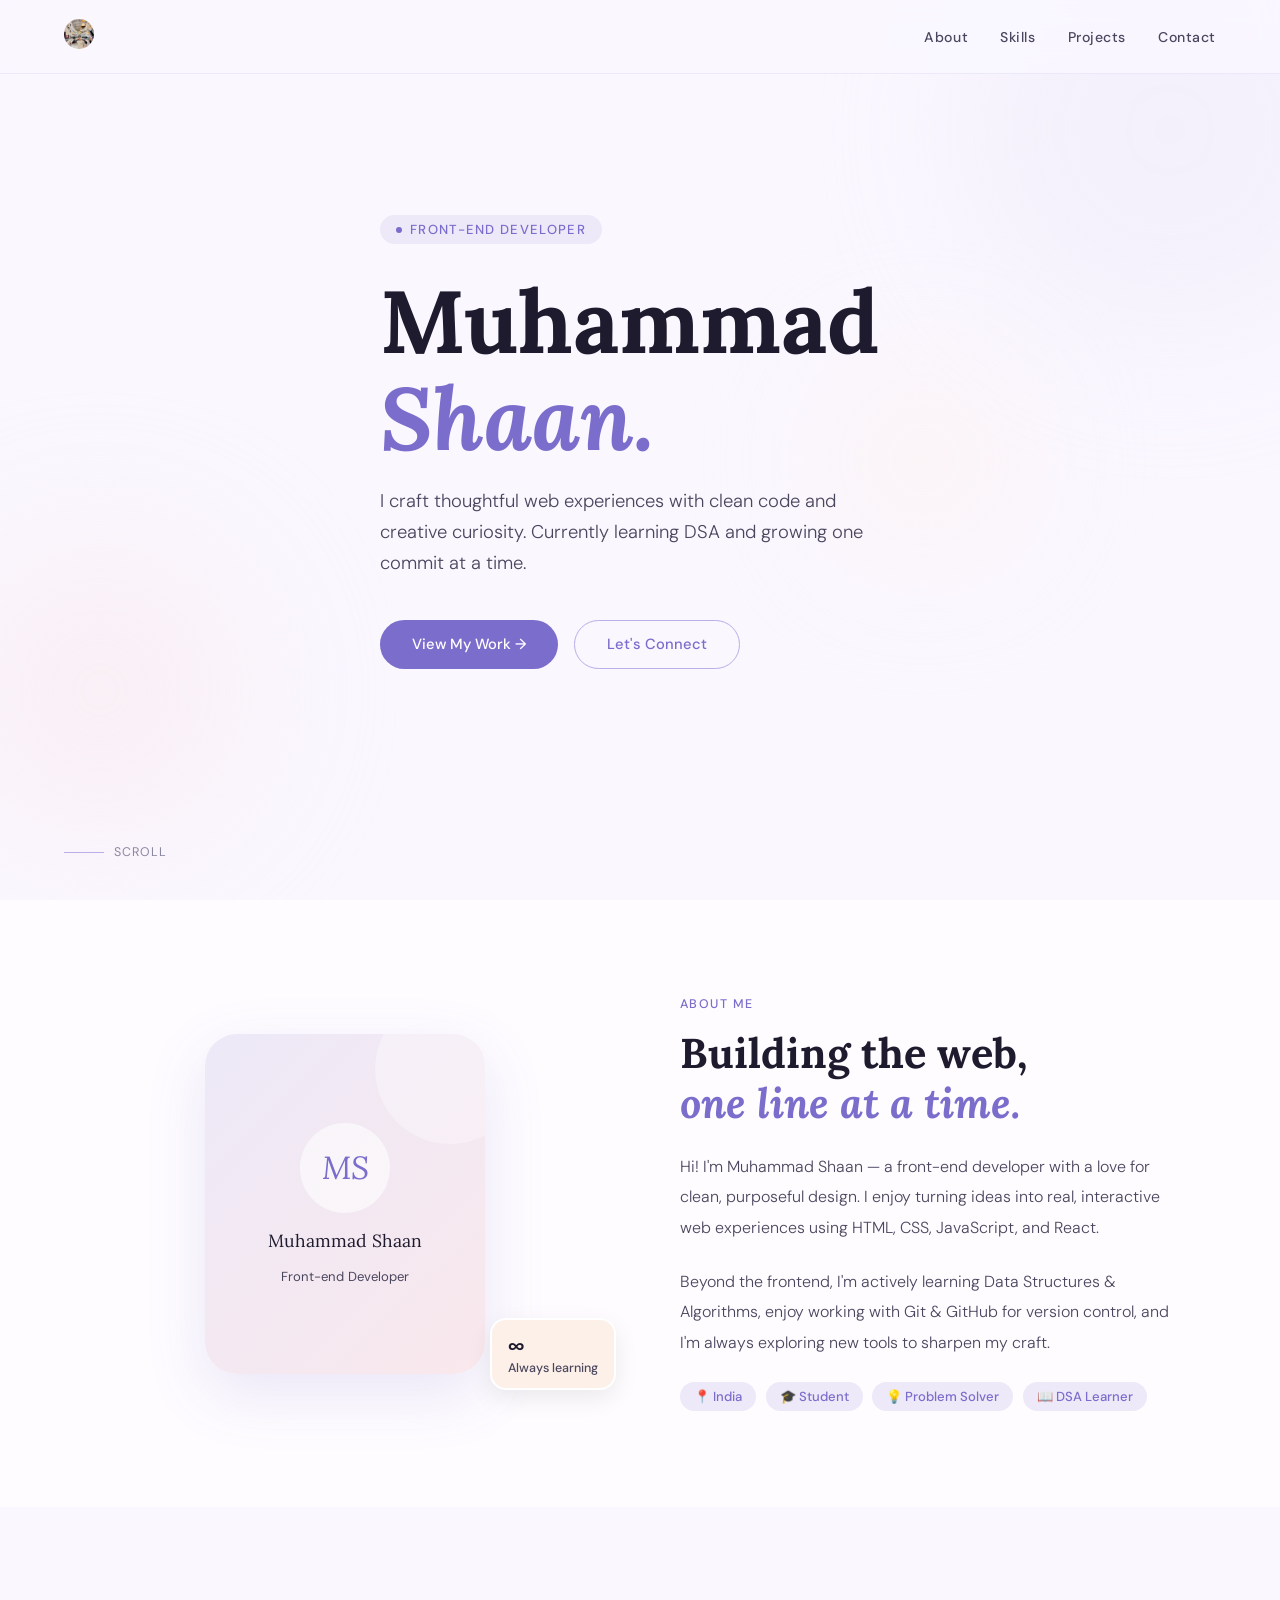
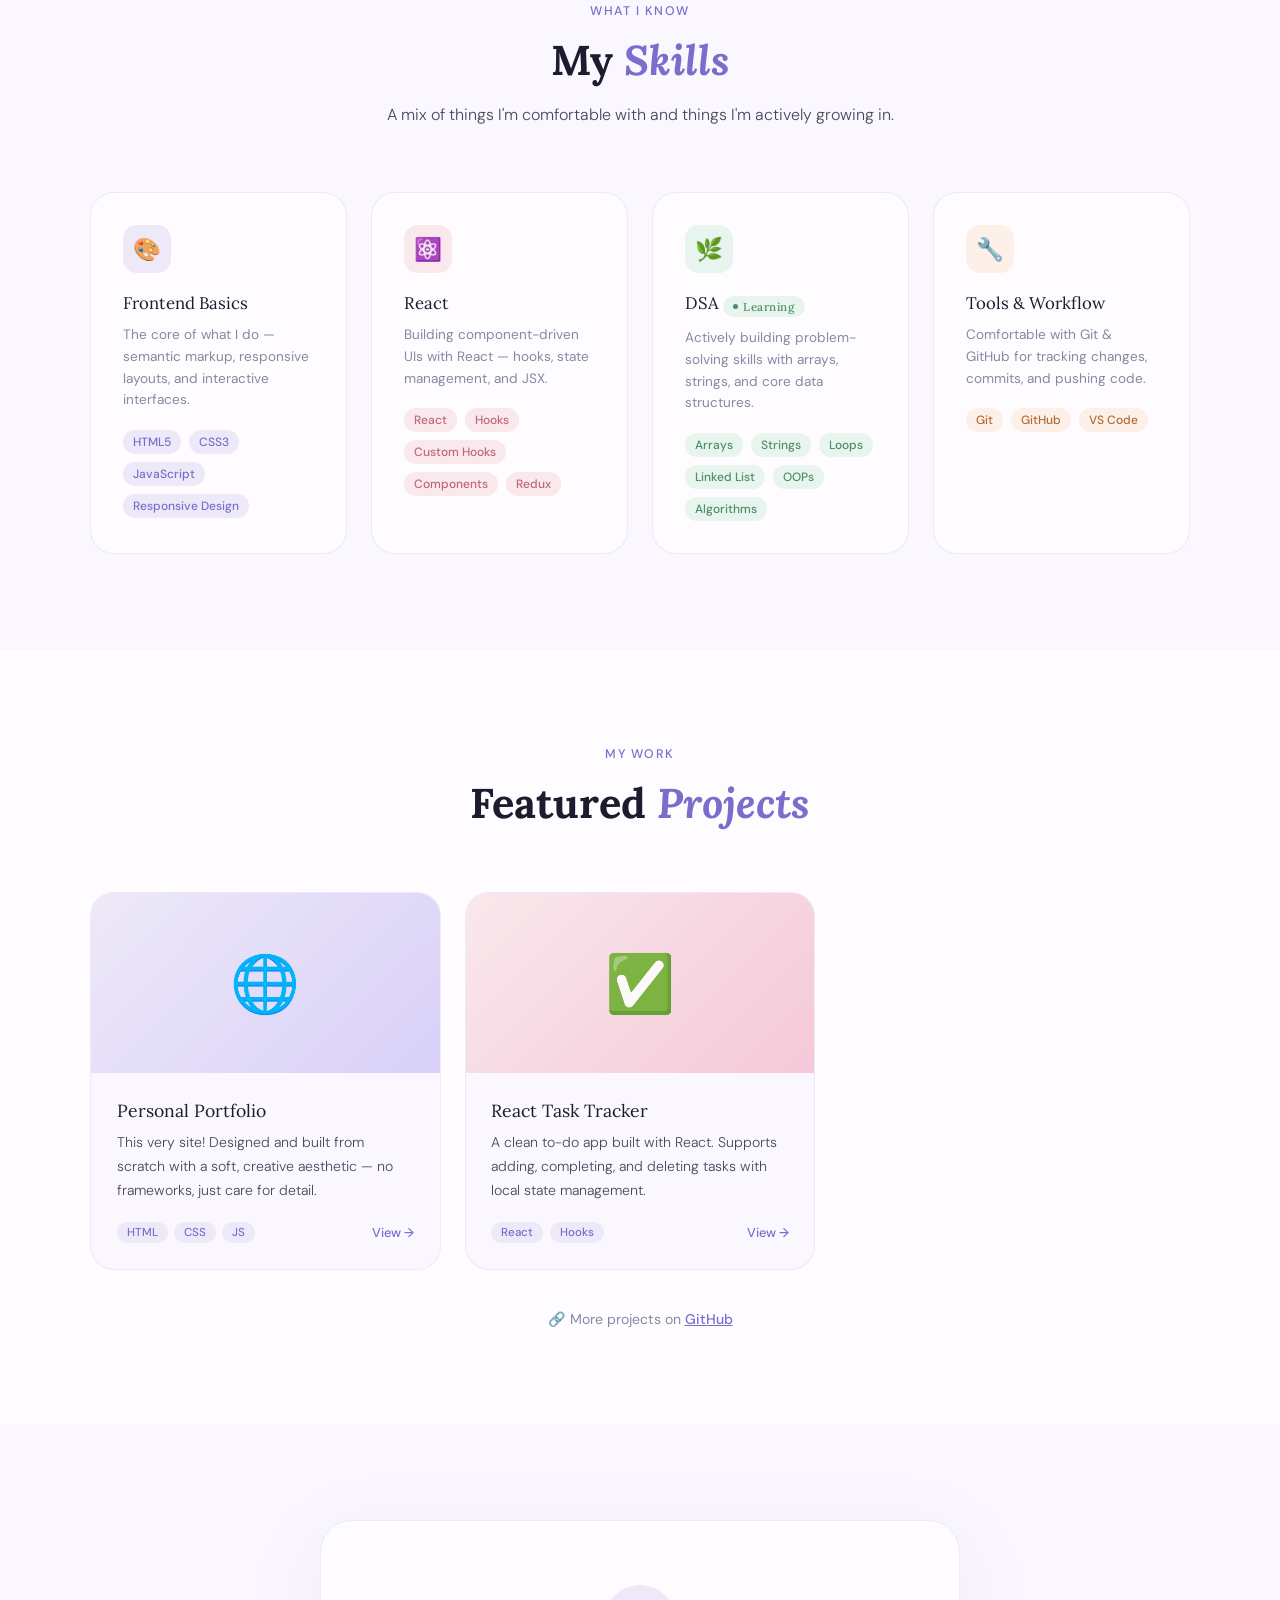
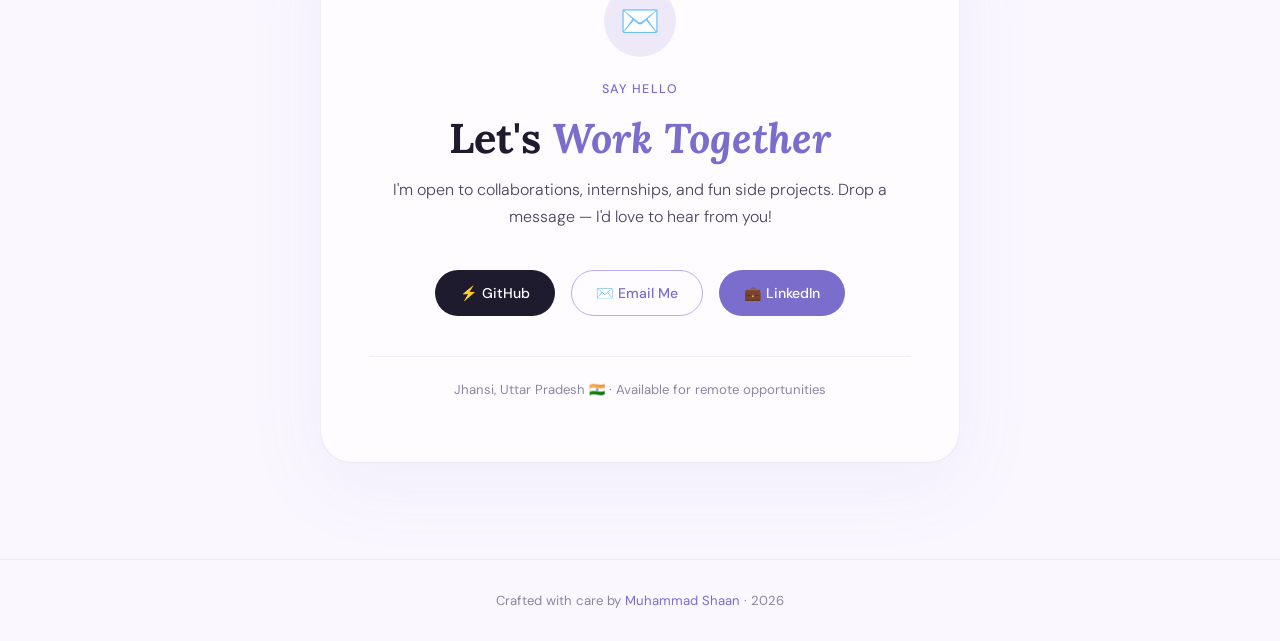
<file: index.html>
<!DOCTYPE html>
<html lang="en">
<head>
<meta charset="UTF-8">
<meta name="viewport" content="width=device-width, initial-scale=1.0">
<title>Muhammad Shaan — Portfolio</title>
<link rel="stylesheet" href="style.css">
<link href="https://fonts.googleapis.com/css2?family=Lora:ital,wght@0,400;0,600;1,400&family=DM+Sans:wght@300;400;500&display=swap" rel="stylesheet">

</head>
<body>

<!-- NAV -->
<nav>
  <a href="#hero" class="nav-logo">
    <img src="IMG-20240504-WA0025.jpg" alt="">
</a>
  <ul class="nav-links">
    <li><a href="#about">About</a></li>
    <li><a href="#skills">Skills</a></li>
    <li><a href="#projects">Projects</a></li>
    <li><a href="#contact">Contact</a></li>
  </ul>
</nav>

<!-- HERO -->
<section id="hero">
  <div class="hero-blobs">
    <div class="blob blob-1"></div>
    <div class="blob blob-2"></div>
    <div class="blob blob-3"></div>
  </div>
  <div class="container hero-content">
    <div class="hero-eyebrow"><span></span>Front-end Developer</div>
    <h1 class="hero-name">
      Muhammad<br><em>Shaan.</em>
    </h1>
    <p class="hero-tagline">
      I craft thoughtful web experiences with clean code and creative curiosity. Currently learning DSA and growing one commit at a time.
    </p>
    <div class="hero-cta">
      <a href="#projects" class="btn btn-primary">View My Work →</a>
      <a href="#contact" class="btn btn-outline">Let's Connect</a>
    </div>
  </div>
  <div class="hero-scroll">
    <div class="scroll-line"></div>
    scroll
  </div>
</section>

<!-- ABOUT -->
<section id="about">
  <div class="container">
    <div class="about-grid">
      <div class="about-visual fade-up">
        <div class="about-card-main">
          <div class="about-avatar-placeholder">MS</div>
          <div class="about-card-name">Muhammad Shaan</div>
          <div class="about-card-role">Front-end Developer</div>
        </div>
        <div class="about-badge">
          <span>∞</span>
          Always learning
        </div>
      </div>
      <div class="fade-up">
        <div class="section-label">About me</div>
        <h2 class="section-title">Building the web,<br><em>one line at a time.</em></h2>
        <p class="about-text">
          Hi! I'm Muhammad Shaan — a front-end developer with a love for clean, purposeful design. I enjoy turning ideas into real, interactive web experiences using HTML, CSS, JavaScript, and React.
        </p>
        <p class="about-text">
          Beyond the frontend, I'm actively learning Data Structures & Algorithms, enjoy working with Git & GitHub for version control, and I'm always exploring new tools to sharpen my craft.
        </p>
        <div class="about-pills">
          <span class="pill">📍 India</span>
          <span class="pill">🎓 Student</span>
          <span class="pill">💡 Problem Solver</span>
          <span class="pill">📖 DSA Learner</span>
        </div>
      </div>
    </div>
  </div>
</section>

<!-- SKILLS -->
<section id="skills">
  <div class="container">
    <div class="skills-intro fade-up">
      <div class="section-label">What I know</div>
      <h2 class="section-title">My <em>Skills</em></h2>
      <p>A mix of things I'm comfortable with and things I'm actively growing in.</p>
    </div>
    <div class="skills-grid">
      <div class="skill-card fade-up">
        <div class="skill-icon icon-lavender">🎨</div>
        <div class="skill-card-title">Frontend Basics</div>
        <div class="skill-card-desc">The core of what I do — semantic markup, responsive layouts, and interactive interfaces.</div>
        <div class="skill-tags">
          <span class="skill-tag tag-lavender">HTML5</span>
          <span class="skill-tag tag-lavender">CSS3</span>
          <span class="skill-tag tag-lavender">JavaScript</span>
          <span class="skill-tag tag-lavender">Responsive Design</span>
        </div>
      </div>
      <div class="skill-card fade-up">
        <div class="skill-icon icon-rose">⚛️</div>
        <div class="skill-card-title">React</div>
        <div class="skill-card-desc">Building component-driven UIs with React — hooks, state management, and JSX.</div>
        <div class="skill-tags">
          <span class="skill-tag tag-rose">React</span>
          <span class="skill-tag tag-rose">Hooks</span>
          <span class="skill-tag tag-rose">Custom Hooks</span>
          <span class="skill-tag tag-rose">Components</span>
          <span class="skill-tag tag-rose">Redux</span>
        </div>
      </div>
      <div class="skill-card fade-up">
        <div class="skill-icon icon-sage">🌿</div>
        <div class="skill-card-title">DSA <span class="learning-badge"><span class="learning-dot"></span>Learning</span></div>
        <div class="skill-card-desc">Actively building problem-solving skills with arrays, strings, and core data structures.</div>
        <div class="skill-tags">
          <span class="skill-tag tag-sage">Arrays</span>
          <span class="skill-tag tag-sage">Strings</span>
          <span class="skill-tag tag-sage">Loops</span>
          <span class="skill-tag tag-sage">Linked List</span>
          <span class="skill-tag tag-sage">OOPs</span>
          <span class="skill-tag tag-sage">Algorithms</span>
        </div>
      </div>
      <div class="skill-card fade-up">
        <div class="skill-icon icon-peach">🔧</div>
        <div class="skill-card-title">Tools & Workflow</div>
        <div class="skill-card-desc">Comfortable with Git & GitHub for tracking changes, commits, and pushing code.</div>
        <div class="skill-tags">
          <span class="skill-tag tag-peach">Git</span>
          <span class="skill-tag tag-peach">GitHub</span>
          <span class="skill-tag tag-peach">VS Code</span>
        </div>
      </div>
    </div>
  </div>
</section>

<!-- PROJECTS -->
<section id="projects">
  <div class="container">
    <div class="projects-header fade-up">
      <div class="section-label">My work</div>
      <h2 class="section-title">Featured <em>Projects</em></h2>
    </div>
    <div class="projects-grid">
      <div class="project-card fade-up">
        <div class="project-thumb thumb-1">🌐</div>
        <div class="project-body">
          <div class="project-title">Personal Portfolio</div>
          <div class="project-desc">This very site! Designed and built from scratch with a soft, creative aesthetic — no frameworks, just care for detail.</div>
          <div class="project-footer">
            <div class="project-tech">
              <span class="tech-tag">HTML</span>
              <span class="tech-tag">CSS</span>
              <span class="tech-tag">JS</span>
            </div>
            <a href="#" class="project-link">View →</a>
          </div>
        </div>
      </div>
      <div class="project-card fade-up">
        <div class="project-thumb thumb-2">✅</div>
        <div class="project-body">
          <div class="project-title">React Task Tracker</div>
          <div class="project-desc">A clean to-do app built with React. Supports adding, completing, and deleting tasks with local state management.</div>
          <div class="project-footer">
            <div class="project-tech">
              <span class="tech-tag">React</span>
              <span class="tech-tag">Hooks</span>
            </div>
            <a href="#" class="project-link">View →</a>
          </div>
        </div>
      </div>
      <div class="project-card fade-up">
        <div class="project-thumb thumb-3">🌤️</div>
        <div class="project-body">
          <div class="project-title">Weather App</div>
          <div class="project-desc">Fetches live weather data from an API and displays it beautifully. Built with vanilla JS and CSS.</div>
          <div class="project-footer">
            <div class="project-tech">
              <span class="tech-tag">JS</span>
              <span class="tech-tag">API</span>
              <span class="tech-tag">CSS</span>
            </div>
            <a href="#" class="project-link">View →</a>
          </div>
        </div>
      </div>
    </div>
    <p style="text-align:center; margin-top:2.5rem; font-size:0.88rem; color:var(--ink-muted);">
      🔗 More projects on <a href="https://github.com/shaanismaily" target="_blank" style="color:var(--lavender-dark); font-weight:500;">GitHub</a>
    </p>
  </div>
</section>

<!-- CONTACT -->
<section id="contact">
  <div class="container">
    <div class="contact-card fade-up">
      <div class="contact-icon-ring">✉️</div>
      <div class="section-label">Say hello</div>
      <h2 class="section-title">Let's <em>Work Together</em></h2>
      <p>I'm open to collaborations, internships, and fun side projects. Drop a message — I'd love to hear from you!</p>
      <div class="contact-links">
        <a href="https://github.com/shaanismaily" target="_blank" class="contact-link contact-link-github">
          ⚡ GitHub
        </a>
        <a href="mailto:shaanrazaismaily@gmail.com" class="contact-link contact-link-email">
          ✉️ Email Me
        </a>
        <a href="www.linkedin.com/in/shaanismaily" target="_blank" class="contact-link contact-link-linkedin">
          💼 LinkedIn
        </a>
      </div>
      <div class="contact-note">Jhansi, Uttar Pradesh 🇮🇳 · Available for remote opportunities</div>
    </div>
  </div>
</section>

<!-- FOOTER -->
<footer>
  <p>Crafted with care by <a href="#">Muhammad Shaan</a> · 2026</p>
</footer>

<script src="script.js">
</script>

</body>
</html>
</file>
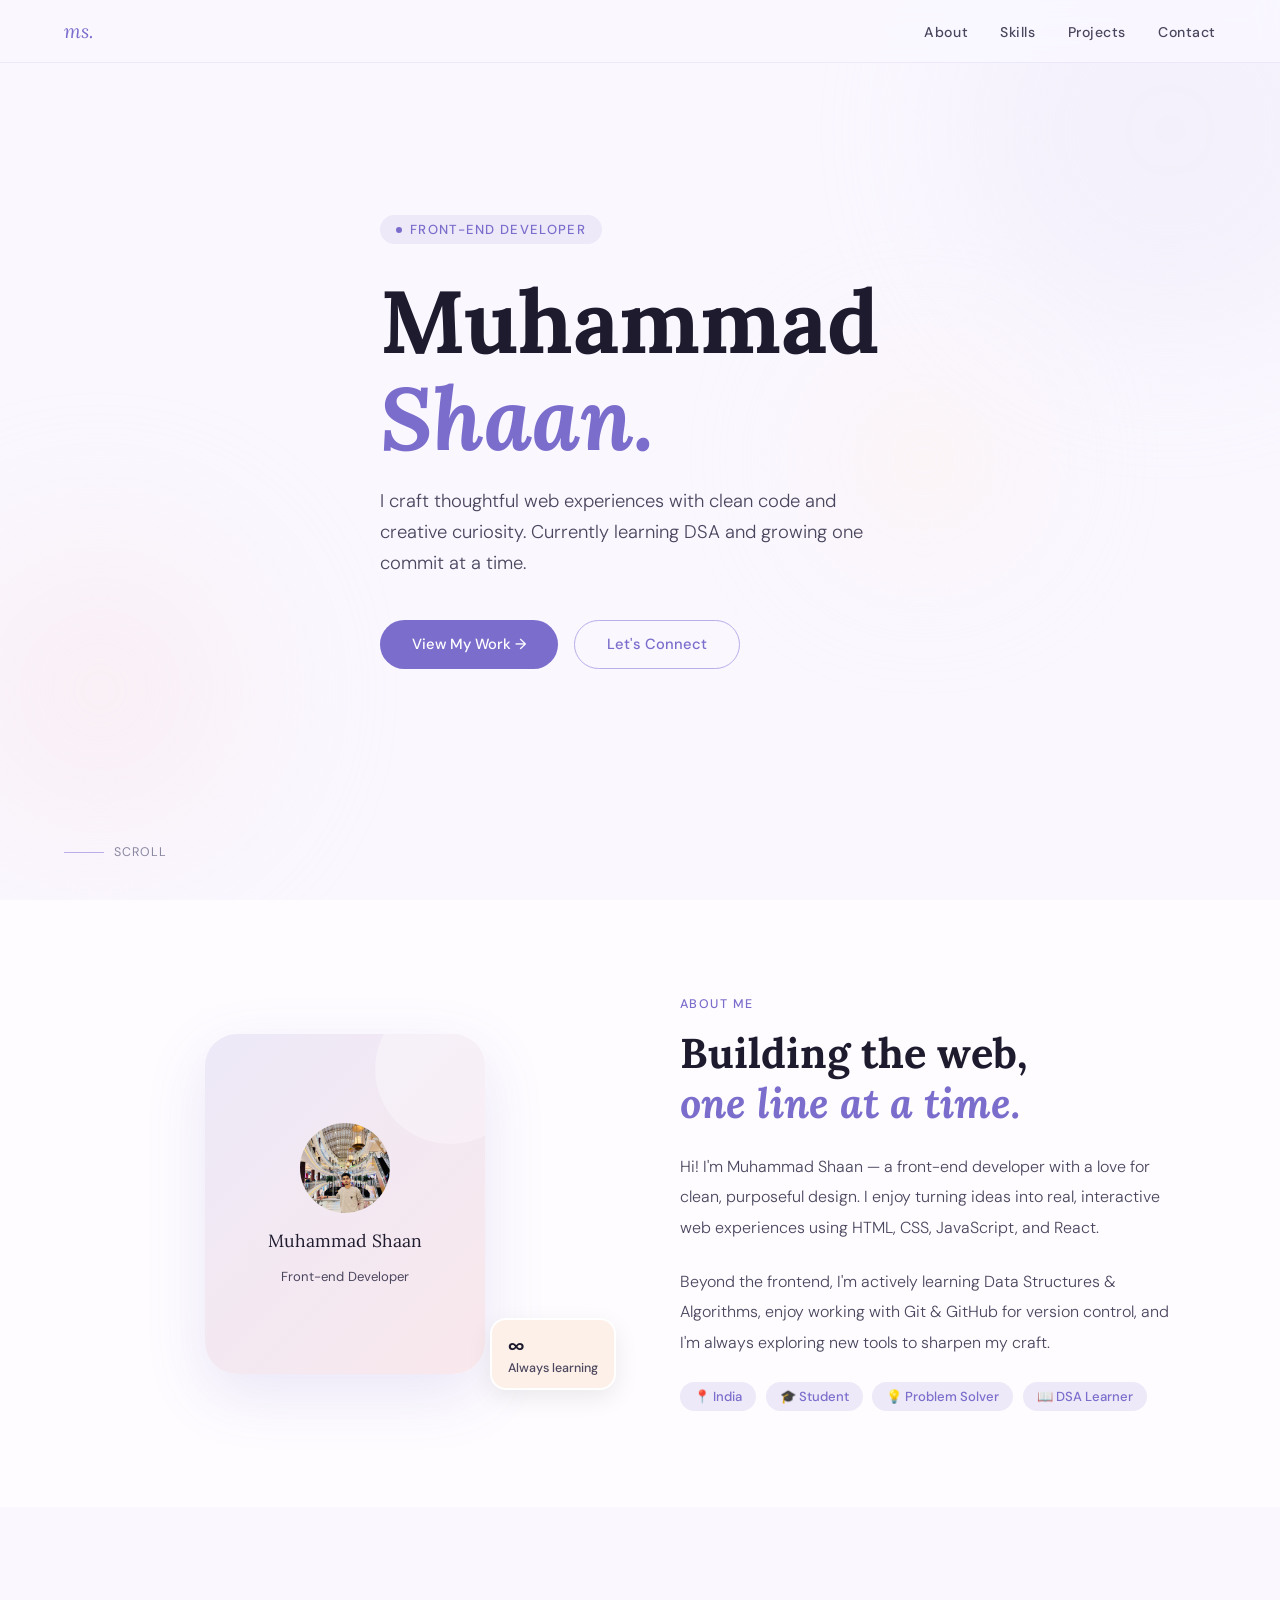
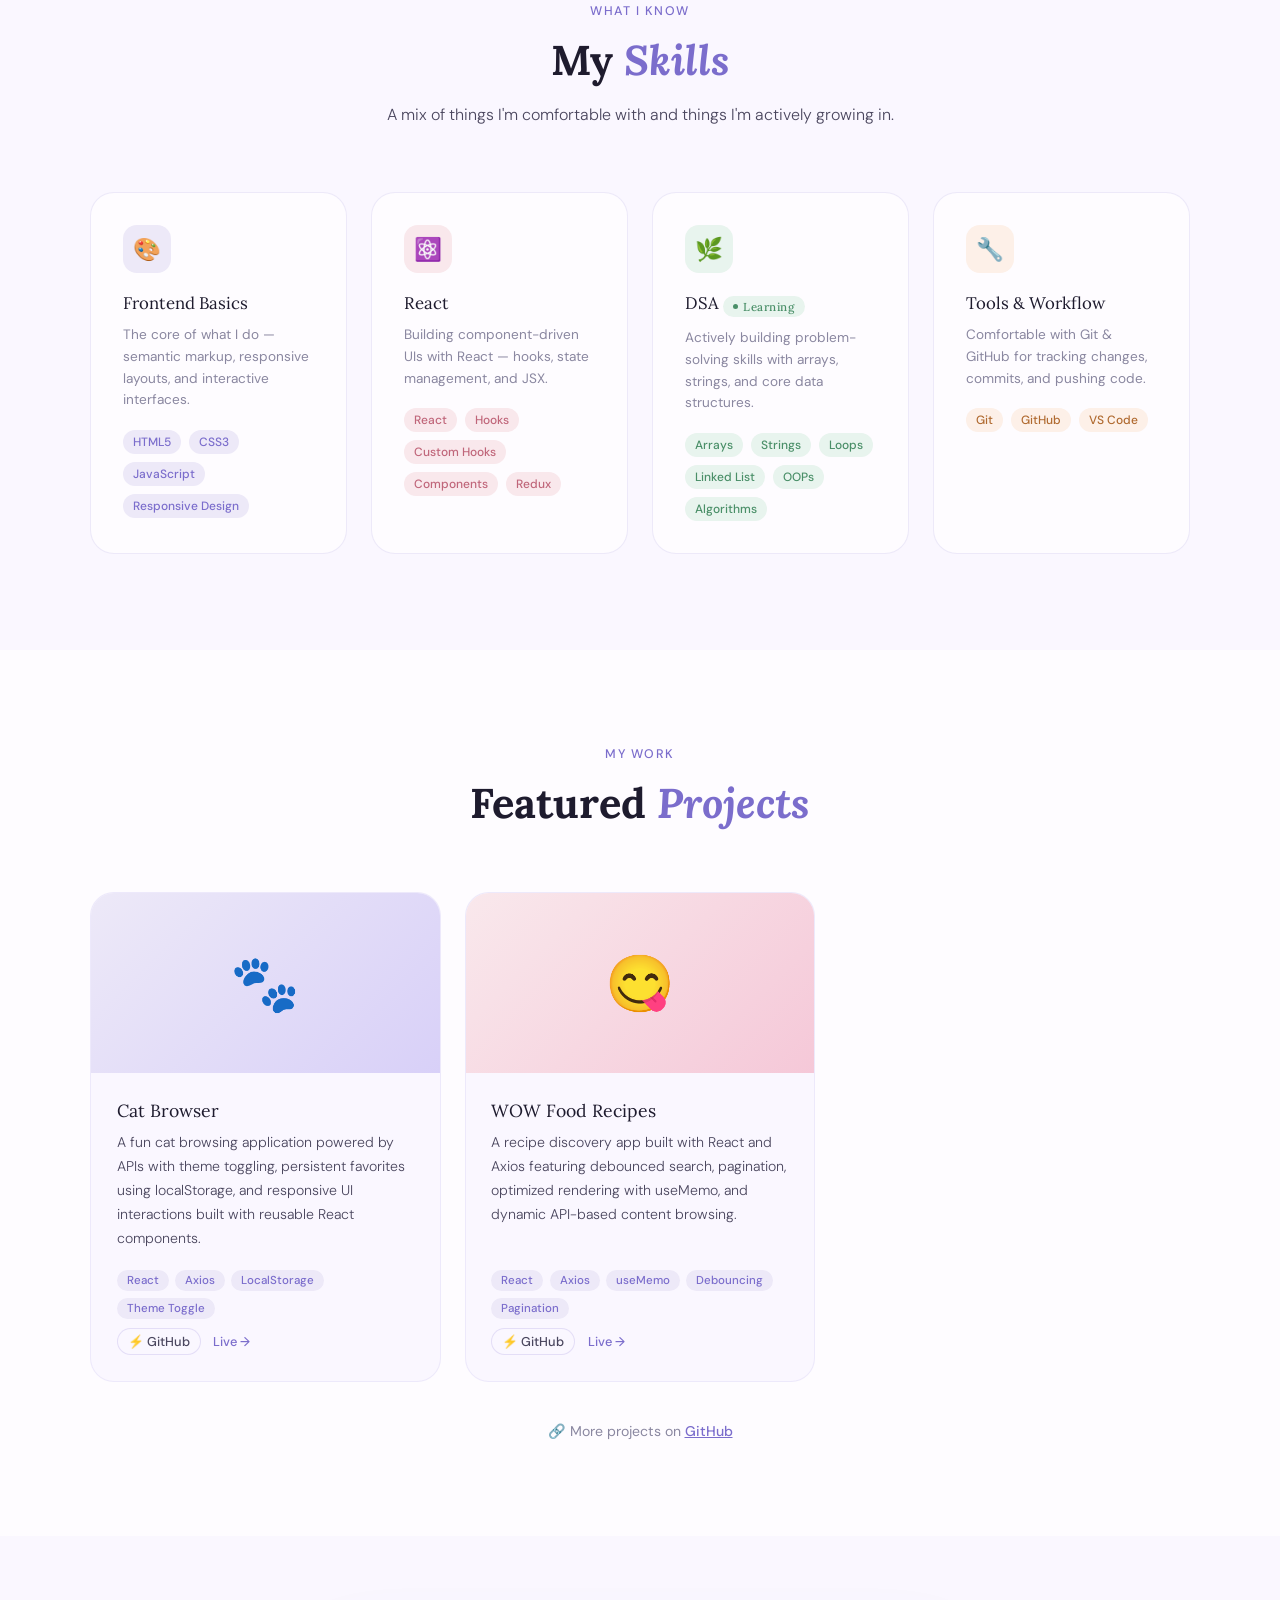
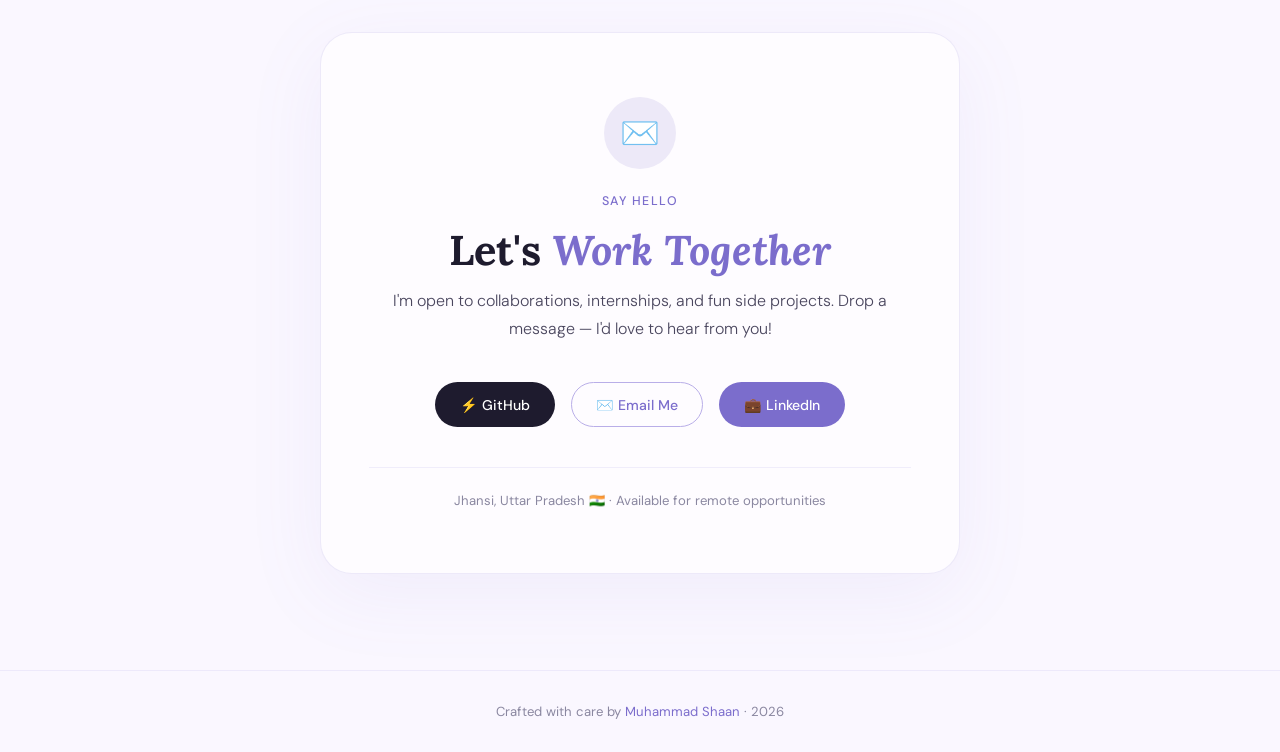
<file: docs/index.html>
<!DOCTYPE html>
<html lang="en">

<head>
  <meta charset="UTF-8">
  <meta name="viewport" content="width=device-width, initial-scale=1.0">
  <title>Muhammad Shaan — Portfolio</title>
  <link rel="stylesheet" href="style.css">
  <link rel="icon" type="image/svg+xml" href="favicon.svg">
  <link
    href="https://fonts.googleapis.com/css2?family=Lora:ital,wght@0,400;0,600;1,400&family=DM+Sans:wght@300;400;500&display=swap"
    rel="stylesheet">

</head>

<body>

  <!-- NAV -->
  <nav>
    <a href="#hero" class="nav-logo">ms.</a>
    <ul class="nav-links">
      <li><a href="#about">About</a></li>
      <li><a href="#skills">Skills</a></li>
      <li><a href="#projects">Projects</a></li>
      <li><a href="#contact">Contact</a></li>
    </ul>
  </nav>

  <!-- HERO -->
  <section id="hero">
    <div class="hero-blobs">
      <div class="blob blob-1"></div>
      <div class="blob blob-2"></div>
      <div class="blob blob-3"></div>
    </div>
    <div class="container hero-content">
      <div class="hero-eyebrow"><span></span>Front-end Developer</div>
      <h1 class="hero-name">
        Muhammad<br><em>Shaan.</em>
      </h1>
      <p class="hero-tagline">
        I craft thoughtful web experiences with clean code and creative curiosity. Currently learning DSA and growing
        one commit at a time.
      </p>
      <div class="hero-cta">
        <a href="#projects" class="btn btn-primary">View My Work →</a>
        <a href="#contact" class="btn btn-outline">Let's Connect</a>
      </div>
    </div>
    <div class="hero-scroll">
      <div class="scroll-line"></div>
      scroll
    </div>
  </section>

  <!-- ABOUT -->
  <section id="about">
    <div class="container">
      <div class="about-grid">
        <div class="about-visual fade-up">
          <div class="about-card-main">
            <div class="about-avatar-placeholder">
              <img src="IMG-20240504-WA0025.jpg" alt="Muhammad Shaan"
                style="width:90px; height:90px; border-radius:50%; object-fit:cover; position:relative; z-index:1;">
            </div>
            <div class="about-card-name">Muhammad Shaan</div>
            <div class="about-card-role">Front-end Developer</div>
          </div>
          <div class="about-badge">
            <span>∞</span>
            Always learning
          </div>
        </div>
        <div class="fade-up">
          <div class="section-label">About me</div>
          <h2 class="section-title">Building the web,<br><em>one line at a time.</em></h2>
          <p class="about-text">
            Hi! I'm Muhammad Shaan — a front-end developer with a love for clean, purposeful design. I enjoy turning
            ideas into real, interactive web experiences using HTML, CSS, JavaScript, and React.
          </p>
          <p class="about-text">
            Beyond the frontend, I'm actively learning Data Structures & Algorithms, enjoy working with Git & GitHub for
            version control, and I'm always exploring new tools to sharpen my craft.
          </p>
          <div class="about-pills">
            <span class="pill">📍 India</span>
            <span class="pill">🎓 Student</span>
            <span class="pill">💡 Problem Solver</span>
            <span class="pill">📖 DSA Learner</span>
          </div>
        </div>
      </div>
    </div>
  </section>

  <!-- SKILLS -->
  <section id="skills">
    <div class="container">
      <div class="skills-intro fade-up">
        <div class="section-label">What I know</div>
        <h2 class="section-title">My <em>Skills</em></h2>
        <p>A mix of things I'm comfortable with and things I'm actively growing in.</p>
      </div>
      <div class="skills-grid">
        <div class="skill-card fade-up">
          <div class="skill-icon icon-lavender">🎨</div>
          <div class="skill-card-title">Frontend Basics</div>
          <div class="skill-card-desc">The core of what I do — semantic markup, responsive layouts, and interactive
            interfaces.</div>
          <div class="skill-tags">
            <span class="skill-tag tag-lavender">HTML5</span>
            <span class="skill-tag tag-lavender">CSS3</span>
            <span class="skill-tag tag-lavender">JavaScript</span>
            <span class="skill-tag tag-lavender">Responsive Design</span>
          </div>
        </div>
        <div class="skill-card fade-up">
          <div class="skill-icon icon-rose">⚛️</div>
          <div class="skill-card-title">React</div>
          <div class="skill-card-desc">Building component-driven UIs with React — hooks, state management, and JSX.
          </div>
          <div class="skill-tags">
            <span class="skill-tag tag-rose">React</span>
            <span class="skill-tag tag-rose">Hooks</span>
            <span class="skill-tag tag-rose">Custom Hooks</span>
            <span class="skill-tag tag-rose">Components</span>
            <span class="skill-tag tag-rose">Redux</span>
          </div>
        </div>
        <div class="skill-card fade-up">
          <div class="skill-icon icon-sage">🌿</div>
          <div class="skill-card-title">DSA <span class="learning-badge"><span
                class="learning-dot"></span>Learning</span></div>
          <div class="skill-card-desc">Actively building problem-solving skills with arrays, strings, and core data
            structures.</div>
          <div class="skill-tags">
            <span class="skill-tag tag-sage">Arrays</span>
            <span class="skill-tag tag-sage">Strings</span>
            <span class="skill-tag tag-sage">Loops</span>
            <span class="skill-tag tag-sage">Linked List</span>
            <span class="skill-tag tag-sage">OOPs</span>
            <span class="skill-tag tag-sage">Algorithms</span>
          </div>
        </div>
        <div class="skill-card fade-up">
          <div class="skill-icon icon-peach">🔧</div>
          <div class="skill-card-title">Tools & Workflow</div>
          <div class="skill-card-desc">Comfortable with Git & GitHub for tracking changes, commits, and pushing code.
          </div>
          <div class="skill-tags">
            <span class="skill-tag tag-peach">Git</span>
            <span class="skill-tag tag-peach">GitHub</span>
            <span class="skill-tag tag-peach">VS Code</span>
          </div>
        </div>
      </div>
    </div>
  </section>

  <!-- PROJECTS -->
  <section id="projects">
  <div class="container">
    <div class="projects-header fade-up">
      <div class="section-label">My work</div>
      <h2 class="section-title">Featured <em>Projects</em></h2>
    </div>

    <div class="projects-grid">

      <!-- Card 1 -->
      <div class="project-card fade-up">
        <div class="project-thumb thumb-1">🐾</div>
        <div class="project-body">
          <div class="project-title">Cat Browser</div>
          <div class="project-desc">
            A fun cat browsing application powered by APIs with theme toggling, persistent favorites using
            localStorage, and responsive UI interactions built with reusable React components.
          </div>
          <div class="project-footer">
            <div class="project-tech">
              <span class="tech-tag">React</span>
              <span class="tech-tag">Axios</span>
              <span class="tech-tag">LocalStorage</span>
              <span class="tech-tag">Theme Toggle</span>
            </div>
            <div class="project-links">
              <a href="https://github.com/shaanismaily/React-Projects/tree/main/getCats" target="_blank" class="project-link-gh">⚡ GitHub</a>
              <a href="https://browsecats.netlify.app/" target="_blank" class="project-link">Live →</a>
            </div>
          </div>
        </div>
      </div>

      <!-- Card 2 -->
      <div class="project-card fade-up">
        <div class="project-thumb thumb-2">😋</div>
        <div class="project-body">
          <div class="project-title">WOW Food Recipes</div>
          <div class="project-desc">
            A recipe discovery app built with React and Axios featuring debounced search, pagination, optimized
            rendering with useMemo, and dynamic API-based content browsing.
          </div>
          <div class="project-footer">
            <div class="project-tech">
              <span class="tech-tag">React</span>
              <span class="tech-tag">Axios</span>
              <span class="tech-tag">useMemo</span>
              <span class="tech-tag">Debouncing</span>
              <span class="tech-tag">Pagination</span>
            </div>
            <div class="project-links">
              <a href="https://github.com/shaanismaily/React-Projects/tree/main/recipeFinder" target="_blank" class="project-link-gh">⚡ GitHub</a>
              <a href="https://wowfoodrecipes.netlify.app/" target="_blank" class="project-link">Live →</a>
            </div>
          </div>
        </div>
      </div>

      <!-- Card 3 -->
      <div class="project-card fade-up">
        <div class="project-thumb thumb-3">📝</div>
        <div class="project-body">
          <div class="project-title">Mega Blog App</div>
          <div class="project-desc">
            A full-featured blog platform built with React, Appwrite, and Redux Toolkit. Includes authentication,
            protected routes, form validation, reusable components, and dynamic blog management with state persistence.
          </div>
          <div class="project-footer">
            <div class="project-tech">
              <span class="tech-tag">React</span>
              <span class="tech-tag">Redux Toolkit</span>
              <span class="tech-tag">Appwrite</span>
              <span class="tech-tag">React Hook Form</span>
            </div>
            <div class="project-links">
              <a href="https://github.com/shaanismaily/megablog" target="_blank" class="project-link-gh">⚡ GitHub</a>
              <a href="https://appwritemegablogapp.netlify.app/" target="_blank" class="project-link">Live →</a>
            </div>
          </div>
        </div>
      </div>

    </div><!-- /.projects-grid -->

    <p style="text-align:center; margin-top:2.5rem; font-size:0.88rem; color:var(--ink-muted);">
      🔗 More projects on <a href="https://github.com/shaanismaily" target="_blank"
        style="color:var(--lavender-dark); font-weight:500;">GitHub</a>
    </p>

  </div><!-- /.container -->
  </section>

  <!-- CONTACT -->
  <section id="contact">
    <div class="container">
      <div class="contact-card fade-up">
        <div class="contact-icon-ring">✉️</div>
        <div class="section-label">Say hello</div>
        <h2 class="section-title">Let's <em>Work Together</em></h2>
        <p>I'm open to collaborations, internships, and fun side projects. Drop a message — I'd love to hear from you!
        </p>
        <div class="contact-links">
          <a href="https://github.com/shaanismaily" target="_blank" class="contact-link contact-link-github">
            ⚡ GitHub
          </a>
          <a href="mailto:shaanrazaismaily@gmail.com" class="contact-link contact-link-email">
            ✉️ Email Me
          </a>
          <a href="https://www.linkedin.com/in/shaanismaily" target="_blank" rel="noopener noreferrer"
            class="contact-link contact-link-linkedin">
            💼 LinkedIn
          </a>
        </div>
        <div class="contact-note">Jhansi, Uttar Pradesh 🇮🇳 · Available for remote opportunities</div>
      </div>
    </div>
  </section>

  <!-- FOOTER -->
  <footer>
    <p>Crafted with care by <a href="#">Muhammad Shaan</a> · 2026</p>
  </footer>

  <script src="script.js">
  </script>

</body>

</html>
</file>
<file: style.css>
*, *::before, *::after { margin: 0; padding: 0; box-sizing: border-box; }

  :root {
    --rose: #f9e8ec;
    --rose-mid: #e8a0b0;
    --rose-dark: #c0667a;
    --lavender: #ede9f8;
    --lavender-mid: #b9aee8;
    --lavender-dark: #7b6dcc;
    --peach: #fdf0e8;
    --peach-mid: #e8b994;
    --sage: #e8f4ee;
    --sage-mid: #86c8a0;
    --sage-dark: #4a8f68;
    --ink: #1e1b2e;
    --ink-soft: #4a465e;
    --ink-muted: #8a87a0;
    --white: #fefcff;
    --cream: #faf7ff;
  }

  html { scroll-behavior: smooth; }

  body {
    font-family: 'DM Sans', sans-serif;
    background: var(--cream);
    color: var(--ink);
    overflow-x: hidden;
  }

  /* NAV */
  nav {
    position: fixed; top: 0; left: 0; right: 0; z-index: 100;
    display: flex; align-items: center; justify-content: space-between;
    padding: 1.2rem 5%;
    background: rgba(250, 247, 255, 0.85);
    backdrop-filter: blur(12px);
    border-bottom: 1px solid rgba(185, 174, 232, 0.2);
  }
  .nav-logo {
    font-family: 'Lora', serif;
    font-size: 1.2rem;
    color: var(--lavender-dark);
    text-decoration: none;
    font-style: italic;
  }
  .nav-logo img {
    height: 30px;
    width: 30px;
    border-radius: 50%;
    object-fit: cover;
  }
  .nav-links { display: flex; gap: 2rem; list-style: none; }
  .nav-links a {
    text-decoration: none;
    font-size: 0.88rem;
    font-weight: 500;
    color: var(--ink-soft);
    letter-spacing: 0.04em;
    transition: color 0.2s;
  }
  .nav-links a:hover { color: var(--lavender-dark); }

  /* SECTION WRAPPER */
  section { padding: 6rem 5%; }
  .container { max-width: 1100px; margin: 0 auto; }

  /* HERO */
  #hero {
    min-height: 100vh;
    display: flex; align-items: center;
    position: relative; overflow: hidden;
    padding-top: 5rem;
  }
  .hero-blobs {
    position: absolute; inset: 0; pointer-events: none; z-index: 0;
  }
  .blob {
    position: absolute; border-radius: 50%;
    filter: blur(70px); opacity: 0.45;
    animation: float 8s ease-in-out infinite;
  }
  .blob-1 { width: 420px; height: 420px; background: var(--lavender); top: -80px; right: -100px; animation-delay: 0s; }
  .blob-2 { width: 320px; height: 320px; background: var(--rose); bottom: 50px; left: -60px; animation-delay: 3s; }
  .blob-3 { width: 200px; height: 200px; background: var(--peach); top: 40%; right: 20%; animation-delay: 6s; }

  @keyframes float {
    0%, 100% { transform: translateY(0) scale(1); }
    50% { transform: translateY(-24px) scale(1.04); }
  }

  .hero-content {
    position: relative; z-index: 1;
    max-width: 680px;
  }
  .hero-eyebrow {
    display: inline-flex; align-items: center; gap: 8px;
    font-size: 0.82rem; font-weight: 500; letter-spacing: 0.1em;
    text-transform: uppercase; color: var(--lavender-dark);
    background: var(--lavender); padding: 6px 16px;
    border-radius: 999px; margin-bottom: 1.8rem;
  }
  .hero-eyebrow span { width: 6px; height: 6px; background: var(--lavender-dark); border-radius: 50%; display: inline-block; }
  .hero-name {
    font-family: 'Lora', serif;
    font-size: clamp(3rem, 7vw, 5.5rem);
    line-height: 1.1;
    color: var(--ink);
    margin-bottom: 1.2rem;
  }
  .hero-name em { color: var(--lavender-dark); font-style: italic; }
  .hero-tagline {
    font-size: 1.15rem;
    color: var(--ink-soft);
    line-height: 1.7;
    max-width: 520px;
    margin-bottom: 2.5rem;
    font-weight: 300;
  }
  .hero-cta { display: flex; gap: 1rem; flex-wrap: wrap; }
  .btn {
    display: inline-flex; align-items: center; gap: 8px;
    padding: 0.85rem 2rem;
    border-radius: 999px;
    font-size: 0.92rem; font-weight: 500;
    text-decoration: none; cursor: pointer;
    transition: all 0.25s;
    border: none;
  }
  .btn-primary {
    background: var(--lavender-dark); color: #fff;
  }
  .btn-primary:hover { background: #6a5cc0; transform: translateY(-2px); }
  .btn-outline {
    background: transparent; color: var(--lavender-dark);
    border: 1.5px solid var(--lavender-mid);
  }
  .btn-outline:hover { background: var(--lavender); transform: translateY(-2px); }

  .hero-scroll {
    position: absolute; bottom: 2.5rem; left: 5%;
    display: flex; align-items: center; gap: 10px;
    font-size: 0.78rem; color: var(--ink-muted); letter-spacing: 0.08em;
    text-transform: uppercase;
  }
  .scroll-line {
    width: 40px; height: 1px; background: var(--lavender-mid);
    animation: pulse-line 2s ease-in-out infinite;
  }
  @keyframes pulse-line { 0%,100%{width:40px;opacity:1} 50%{width:60px;opacity:0.5} }

  /* ABOUT */
  #about { background: var(--white); }
  .about-grid { display: grid; grid-template-columns: 1fr 1fr; gap: 5rem; align-items: center; }
  .about-visual {
    position: relative; display: flex; justify-content: center;
  }
  .about-card-main {
    width: 280px; height: 340px;
    background: linear-gradient(135deg, var(--lavender) 0%, var(--rose) 100%);
    border-radius: 2rem; display: flex; align-items: center; justify-content: center;
    flex-direction: column; gap: 1rem;
    box-shadow: 0 20px 60px rgba(123,109,204,0.15);
    position: relative; overflow: hidden;
  }
  .about-card-main::before {
    content: ''; position: absolute; top: -40px; right: -40px;
    width: 150px; height: 150px; background: rgba(255,255,255,0.3);
    border-radius: 50%;
  }
  .about-avatar-placeholder {
    width: 90px; height: 90px; border-radius: 50%;
    background: rgba(255,255,255,0.6);
    display: flex; align-items: center; justify-content: center;
    font-family: 'Lora', serif; font-size: 2rem; color: var(--lavender-dark);
    font-style: italic; position: relative; z-index: 1;
  }
  .about-card-name {
    font-family: 'Lora', serif; font-size: 1.1rem;
    color: var(--ink); position: relative; z-index: 1;
  }
  .about-card-role {
    font-size: 0.82rem; color: var(--ink-soft); position: relative; z-index: 1;
  }
  .about-badge {
    position: absolute; bottom: -16px; right: -16px;
    background: var(--peach); border: 2px solid #fff;
    border-radius: 1rem; padding: 0.7rem 1rem;
    font-size: 0.78rem; font-weight: 500; color: var(--ink-soft);
    box-shadow: 0 8px 24px rgba(0,0,0,0.08);
  }
  .about-badge span { display: block; font-size: 1.4rem; font-weight: 600; color: var(--ink); }

  .section-label {
    font-size: 0.78rem; font-weight: 500; letter-spacing: 0.12em;
    text-transform: uppercase; color: var(--lavender-dark);
    margin-bottom: 1rem;
  }
  .section-title {
    font-family: 'Lora', serif; font-size: clamp(1.8rem, 3.5vw, 2.6rem);
    line-height: 1.2; color: var(--ink); margin-bottom: 1.5rem;
  }
  .section-title em { color: var(--lavender-dark); font-style: italic; }
  .about-text {
    font-size: 1rem; color: var(--ink-soft); line-height: 1.9;
    font-weight: 300; margin-bottom: 1.5rem;
  }
  .about-pills { display: flex; flex-wrap: wrap; gap: 0.6rem; }
  .pill {
    padding: 6px 14px; border-radius: 999px;
    font-size: 0.82rem; font-weight: 500;
    background: var(--lavender); color: var(--lavender-dark);
  }

  /* SKILLS */
  #skills { background: var(--cream); }
  .skills-intro { text-align: center; max-width: 560px; margin: 0 auto 4rem; }
  .skills-intro .section-title { margin-bottom: 1rem; }
  .skills-intro p { color: var(--ink-soft); font-weight: 300; line-height: 1.7; }

  .skills-grid {
    display: grid;
    grid-template-columns: repeat(auto-fit, minmax(240px, 1fr));
    gap: 1.5rem;
  }
  .skill-card {
    background: var(--white);
    border-radius: 1.5rem;
    padding: 2rem;
    border: 1px solid rgba(185,174,232,0.25);
    transition: transform 0.25s, box-shadow 0.25s;
  }
  .skill-card:hover {
    transform: translateY(-4px);
    box-shadow: 0 16px 48px rgba(123,109,204,0.12);
  }
  .skill-icon {
    width: 48px; height: 48px; border-radius: 14px;
    display: flex; align-items: center; justify-content: center;
    font-size: 1.4rem; margin-bottom: 1.2rem;
  }
  .icon-lavender { background: var(--lavender); }
  .icon-rose { background: var(--rose); }
  .icon-sage { background: var(--sage); }
  .icon-peach { background: var(--peach); }
  .skill-card-title {
    font-family: 'Lora', serif; font-size: 1.05rem;
    color: var(--ink); margin-bottom: 0.6rem;
  }
  .skill-card-desc {
    font-size: 0.85rem; color: var(--ink-muted);
    line-height: 1.6; margin-bottom: 1.2rem;
  }
  .skill-tags { display: flex; flex-wrap: wrap; gap: 0.5rem; }
  .skill-tag {
    font-size: 0.75rem; font-weight: 500;
    padding: 4px 10px; border-radius: 999px;
  }
  .tag-lavender { background: var(--lavender); color: var(--lavender-dark); }
  .tag-rose { background: var(--rose); color: var(--rose-dark); }
  .tag-sage { background: var(--sage); color: var(--sage-dark); }
  .tag-peach { background: var(--peach); color: #b06a30; }

  /* learning badge */
  .learning-badge {
    display: inline-flex; align-items: center; gap: 5px;
    font-size: 0.72rem; font-weight: 500; letter-spacing: 0.05em;
    color: var(--sage-dark); background: var(--sage);
    padding: 3px 10px; border-radius: 999px;
  }
  .learning-dot { width: 5px; height: 5px; background: var(--sage-dark); border-radius: 50%; animation: blink 1.4s ease-in-out infinite; }
  @keyframes blink { 0%,100%{opacity:1} 50%{opacity:0.3} }

  /* PROJECTS */
  #projects { background: var(--white); }
  .projects-header { text-align: center; margin-bottom: 4rem; }
  .projects-grid {
    display: grid; grid-template-columns: repeat(auto-fit, minmax(300px, 1fr));
    gap: 1.5rem;
  }
  .project-card {
    border-radius: 1.5rem; overflow: hidden;
    border: 1px solid rgba(185,174,232,0.2);
    background: var(--cream);
    transition: transform 0.25s, box-shadow 0.25s;
    display: flex; flex-direction: column;
  }
  .project-card:hover {
    transform: translateY(-5px);
    box-shadow: 0 20px 60px rgba(123,109,204,0.13);
  }
  .project-thumb {
    height: 180px; display: flex; align-items: center; justify-content: center;
    font-size: 3.5rem; position: relative; overflow: hidden;
  }
  .thumb-1 { background: linear-gradient(135deg, var(--lavender), #d8d0f8); }
  .thumb-2 { background: linear-gradient(135deg, var(--rose), #f5c8d8); }
  .thumb-3 { background: linear-gradient(135deg, var(--sage), #b8e8d0); }
  .project-body { padding: 1.6rem; flex: 1; display: flex; flex-direction: column; }
  .project-title {
    font-family: 'Lora', serif; font-size: 1.1rem; color: var(--ink);
    margin-bottom: 0.6rem;
  }
  .project-desc {
    font-size: 0.88rem; color: var(--ink-soft); line-height: 1.7;
    font-weight: 300; flex: 1; margin-bottom: 1.2rem;
  }
  .project-footer { display: flex; align-items: center; justify-content: space-between; }
  .project-tech { display: flex; gap: 0.4rem; flex-wrap: wrap; }
  .tech-tag {
    font-size: 0.72rem; font-weight: 500;
    background: var(--lavender); color: var(--lavender-dark);
    padding: 3px 10px; border-radius: 999px;
  }
  .project-link {
    font-size: 0.8rem; color: var(--lavender-dark); text-decoration: none;
    font-weight: 500; display: flex; align-items: center; gap: 4px;
    transition: gap 0.2s;
  }
  .project-link:hover { gap: 8px; }

  /* CONTACT */
  #contact {
    background: var(--cream);
    text-align: center;
  }
  .contact-card {
    max-width: 640px; margin: 0 auto;
    background: var(--white);
    border-radius: 2rem;
    padding: 4rem 3rem;
    border: 1px solid rgba(185,174,232,0.25);
    box-shadow: 0 20px 80px rgba(123,109,204,0.08);
  }
  .contact-icon-ring {
    width: 72px; height: 72px; border-radius: 50%;
    background: var(--lavender); margin: 0 auto 1.5rem;
    display: flex; align-items: center; justify-content: center;
    font-size: 2rem;
  }
  .contact-card .section-title { margin-bottom: 0.8rem; }
  .contact-card p {
    color: var(--ink-soft); font-weight: 300; line-height: 1.7;
    margin-bottom: 2.5rem;
  }
  .contact-links {
    display: flex; justify-content: center; flex-wrap: wrap; gap: 1rem;
    margin-bottom: 2.5rem;
  }
  .contact-link {
    display: inline-flex; align-items: center; gap: 8px;
    padding: 0.8rem 1.5rem; border-radius: 999px;
    font-size: 0.88rem; font-weight: 500; text-decoration: none;
    transition: all 0.2s;
    border: 1.5px solid transparent;
  }
  .contact-link-github { background: var(--ink); color: #fff; }
  .contact-link-github:hover { background: var(--ink-soft); transform: translateY(-2px); }
  .contact-link-email { border-color: var(--lavender-mid); color: var(--lavender-dark); }
  .contact-link-email:hover { background: var(--lavender); transform: translateY(-2px); }
  .contact-link-linkedin { background: var(--lavender-dark); color: #fff; }
  .contact-link-linkedin:hover { background: #6a5cc0; transform: translateY(-2px); }

  .contact-note {
    font-size: 0.82rem; color: var(--ink-muted);
    padding-top: 1.5rem;
    border-top: 1px solid rgba(185,174,232,0.2);
  }

  /* FOOTER */
  footer {
    text-align: center; padding: 2rem;
    font-size: 0.82rem; color: var(--ink-muted);
    border-top: 1px solid rgba(185,174,232,0.2);
  }
  footer a { color: var(--lavender-dark); text-decoration: none; }

  /* FADE IN ANIMATION */
  .fade-up {
    opacity: 0; transform: translateY(28px);
    transition: opacity 0.7s ease, transform 0.7s ease;
  }
  .fade-up.visible { opacity: 1; transform: translateY(0); }

  /* RESPONSIVE */
  @media (max-width: 768px) {
    .about-grid { grid-template-columns: 1fr; gap: 3rem; }
    .about-visual { display: none; }
    nav { padding: 1rem 4%; }
    .nav-links { gap: 1.2rem; }
    .contact-card { padding: 2.5rem 1.5rem; }
  }
</file>
<file: docs/style.css>
*, *::before, *::after { margin: 0; padding: 0; box-sizing: border-box; }
 
  :root {
    --rose: #f9e8ec;
    --rose-mid: #e8a0b0;
    --rose-dark: #c0667a;
    --lavender: #ede9f8;
    --lavender-mid: #b9aee8;
    --lavender-dark: #7b6dcc;
    --peach: #fdf0e8;
    --peach-mid: #e8b994;
    --sage: #e8f4ee;
    --sage-mid: #86c8a0;
    --sage-dark: #4a8f68;
    --ink: #1e1b2e;
    --ink-soft: #4a465e;
    --ink-muted: #8a87a0;
    --white: #fefcff;
    --cream: #faf7ff;
  }
 
  html { scroll-behavior: smooth; }
 
  body {
    font-family: 'DM Sans', sans-serif;
    background: var(--cream);
    color: var(--ink);
    overflow-x: hidden;
  }
 
  /* NAV */
  nav {
    position: fixed; top: 0; left: 0; right: 0; z-index: 100;
    display: flex; align-items: center; justify-content: space-between;
    padding: 1.2rem 5%;
    background: rgba(250, 247, 255, 0.85);
    backdrop-filter: blur(12px);
    border-bottom: 1px solid rgba(185, 174, 232, 0.2);
  }
  .nav-logo {
    font-family: 'Lora', serif;
    font-size: 1.2rem;
    color: var(--lavender-dark);
    text-decoration: none;
    font-style: italic;
  }
  .nav-links { display: flex; gap: 2rem; list-style: none; }
  .nav-links a {
    text-decoration: none;
    font-size: 0.88rem;
    font-weight: 500;
    color: var(--ink-soft);
    letter-spacing: 0.04em;
    transition: color 0.2s;
  }
  .nav-links a:hover { color: var(--lavender-dark); }
 
  /* SECTION WRAPPER */
  section { padding: 6rem 5%; }
  .container { max-width: 1100px; margin: 0 auto; }
 
  /* HERO */
  #hero {
    min-height: 100vh;
    display: flex; align-items: center;
    position: relative; overflow: hidden;
    padding-top: 5rem;
  }
  .hero-blobs {
    position: absolute; inset: 0; pointer-events: none; z-index: 0;
  }
  .blob {
    position: absolute; border-radius: 50%;
    filter: blur(70px); opacity: 0.45;
    animation: float 8s ease-in-out infinite;
  }
  .blob-1 { width: 420px; height: 420px; background: var(--lavender); top: -80px; right: -100px; animation-delay: 0s; }
  .blob-2 { width: 320px; height: 320px; background: var(--rose); bottom: 50px; left: -60px; animation-delay: 3s; }
  .blob-3 { width: 200px; height: 200px; background: var(--peach); top: 40%; right: 20%; animation-delay: 6s; }
 
  @keyframes float {
    0%, 100% { transform: translateY(0) scale(1); }
    50% { transform: translateY(-24px) scale(1.04); }
  }
 
  .hero-content {
    position: relative; z-index: 1;
    max-width: 680px;
  }
  .hero-eyebrow {
    display: inline-flex; align-items: center; gap: 8px;
    font-size: 0.82rem; font-weight: 500; letter-spacing: 0.1em;
    text-transform: uppercase; color: var(--lavender-dark);
    background: var(--lavender); padding: 6px 16px;
    border-radius: 999px; margin-bottom: 1.8rem;
  }
  .hero-eyebrow span { width: 6px; height: 6px; background: var(--lavender-dark); border-radius: 50%; display: inline-block; }
  .hero-name {
    font-family: 'Lora', serif;
    font-size: clamp(3rem, 7vw, 5.5rem);
    line-height: 1.1;
    color: var(--ink);
    margin-bottom: 1.2rem;
  }
  .hero-name em { color: var(--lavender-dark); font-style: italic; }
  .hero-tagline {
    font-size: 1.15rem;
    color: var(--ink-soft);
    line-height: 1.7;
    max-width: 520px;
    margin-bottom: 2.5rem;
    font-weight: 300;
  }
  .hero-cta { display: flex; gap: 1rem; flex-wrap: wrap; }
  .btn {
    display: inline-flex; align-items: center; gap: 8px;
    padding: 0.85rem 2rem;
    border-radius: 999px;
    font-size: 0.92rem; font-weight: 500;
    text-decoration: none; cursor: pointer;
    transition: all 0.25s;
    border: none;
  }
  .btn-primary {
    background: var(--lavender-dark); color: #fff;
  }
  .btn-primary:hover { background: #6a5cc0; transform: translateY(-2px); }
  .btn-outline {
    background: transparent; color: var(--lavender-dark);
    border: 1.5px solid var(--lavender-mid);
  }
  .btn-outline:hover { background: var(--lavender); transform: translateY(-2px); }
 
  .hero-scroll {
    position: absolute; bottom: 2.5rem; left: 5%;
    display: flex; align-items: center; gap: 10px;
    font-size: 0.78rem; color: var(--ink-muted); letter-spacing: 0.08em;
    text-transform: uppercase;
  }
  .scroll-line {
    width: 40px; height: 1px; background: var(--lavender-mid);
    animation: pulse-line 2s ease-in-out infinite;
  }
  @keyframes pulse-line { 0%,100%{width:40px;opacity:1} 50%{width:60px;opacity:0.5} }
 
  /* ABOUT */
  #about { background: var(--white); }
  .about-grid { display: grid; grid-template-columns: 1fr 1fr; gap: 5rem; align-items: center; }
  .about-visual {
    position: relative; display: flex; justify-content: center;
  }
  .about-card-main {
    width: 280px; height: 340px;
    background: linear-gradient(135deg, var(--lavender) 0%, var(--rose) 100%);
    border-radius: 2rem; display: flex; align-items: center; justify-content: center;
    flex-direction: column; gap: 1rem;
    box-shadow: 0 20px 60px rgba(123,109,204,0.15);
    position: relative; overflow: hidden;
  }
  .about-card-main::before {
    content: ''; position: absolute; top: -40px; right: -40px;
    width: 150px; height: 150px; background: rgba(255,255,255,0.3);
    border-radius: 50%;
  }
  .about-avatar-placeholder {
    width: 90px; height: 90px; border-radius: 50%;
    background: rgba(255,255,255,0.6);
    display: flex; align-items: center; justify-content: center;
    font-family: 'Lora', serif; font-size: 2rem; color: var(--lavender-dark);
    font-style: italic; position: relative; z-index: 1;
  }
  .about-card-name {
    font-family: 'Lora', serif; font-size: 1.1rem;
    color: var(--ink); position: relative; z-index: 1;
  }
  .about-card-role {
    font-size: 0.82rem; color: var(--ink-soft); position: relative; z-index: 1;
  }
  .about-badge {
    position: absolute; bottom: -16px; right: -16px;
    background: var(--peach); border: 2px solid #fff;
    border-radius: 1rem; padding: 0.7rem 1rem;
    font-size: 0.78rem; font-weight: 500; color: var(--ink-soft);
    box-shadow: 0 8px 24px rgba(0,0,0,0.08);
  }
  .about-badge span { display: block; font-size: 1.4rem; font-weight: 600; color: var(--ink); }
 
  .section-label {
    font-size: 0.78rem; font-weight: 500; letter-spacing: 0.12em;
    text-transform: uppercase; color: var(--lavender-dark);
    margin-bottom: 1rem;
  }
  .section-title {
    font-family: 'Lora', serif; font-size: clamp(1.8rem, 3.5vw, 2.6rem);
    line-height: 1.2; color: var(--ink); margin-bottom: 1.5rem;
  }
  .section-title em { color: var(--lavender-dark); font-style: italic; }
  .about-text {
    font-size: 1rem; color: var(--ink-soft); line-height: 1.9;
    font-weight: 300; margin-bottom: 1.5rem;
  }
  .about-pills { display: flex; flex-wrap: wrap; gap: 0.6rem; }
  .pill {
    padding: 6px 14px; border-radius: 999px;
    font-size: 0.82rem; font-weight: 500;
    background: var(--lavender); color: var(--lavender-dark);
  }
 
  /* SKILLS */
  #skills { background: var(--cream); }
  .skills-intro { text-align: center; max-width: 560px; margin: 0 auto 4rem; }
  .skills-intro .section-title { margin-bottom: 1rem; }
  .skills-intro p { color: var(--ink-soft); font-weight: 300; line-height: 1.7; }
 
  .skills-grid {
    display: grid;
    grid-template-columns: repeat(auto-fit, minmax(240px, 1fr));
    gap: 1.5rem;
  }
  .skill-card {
    background: var(--white);
    border-radius: 1.5rem;
    padding: 2rem;
    border: 1px solid rgba(185,174,232,0.25);
    transition: transform 0.25s, box-shadow 0.25s;
  }
  .skill-card:hover {
    transform: translateY(-4px);
    box-shadow: 0 16px 48px rgba(123,109,204,0.12);
  }
  .skill-icon {
    width: 48px; height: 48px; border-radius: 14px;
    display: flex; align-items: center; justify-content: center;
    font-size: 1.4rem; margin-bottom: 1.2rem;
  }
  .icon-lavender { background: var(--lavender); }
  .icon-rose { background: var(--rose); }
  .icon-sage { background: var(--sage); }
  .icon-peach { background: var(--peach); }
  .skill-card-title {
    font-family: 'Lora', serif; font-size: 1.05rem;
    color: var(--ink); margin-bottom: 0.6rem;
  }
  .skill-card-desc {
    font-size: 0.85rem; color: var(--ink-muted);
    line-height: 1.6; margin-bottom: 1.2rem;
  }
  .skill-tags { display: flex; flex-wrap: wrap; gap: 0.5rem; }
  .skill-tag {
    font-size: 0.75rem; font-weight: 500;
    padding: 4px 10px; border-radius: 999px;
  }
  .tag-lavender { background: var(--lavender); color: var(--lavender-dark); }
  .tag-rose { background: var(--rose); color: var(--rose-dark); }
  .tag-sage { background: var(--sage); color: var(--sage-dark); }
  .tag-peach { background: var(--peach); color: #b06a30; }
 
  /* learning badge */
  .learning-badge {
    display: inline-flex; align-items: center; gap: 5px;
    font-size: 0.72rem; font-weight: 500; letter-spacing: 0.05em;
    color: var(--sage-dark); background: var(--sage);
    padding: 3px 10px; border-radius: 999px;
  }
  .learning-dot { width: 5px; height: 5px; background: var(--sage-dark); border-radius: 50%; animation: blink 1.4s ease-in-out infinite; }
  @keyframes blink { 0%,100%{opacity:1} 50%{opacity:0.3} }
 
  /* PROJECTS */
  #projects { background: var(--white); }
  .projects-header { text-align: center; margin-bottom: 4rem; }
  .projects-grid {
    display: grid; grid-template-columns: repeat(auto-fit, minmax(300px, 1fr));
    gap: 1.5rem;
  }
  .project-card {
    border-radius: 1.5rem; overflow: hidden;
    border: 1px solid rgba(185,174,232,0.2);
    background: var(--cream);
    transition: transform 0.25s, box-shadow 0.25s;
    display: flex; flex-direction: column;
  }
  .project-card:hover {
    transform: translateY(-5px);
    box-shadow: 0 20px 60px rgba(123,109,204,0.13);
  }
  .project-thumb {
    height: 180px; display: flex; align-items: center; justify-content: center;
    font-size: 3.5rem; position: relative; overflow: hidden;
  }
  .thumb-1 { background: linear-gradient(135deg, var(--lavender), #d8d0f8); }
  .thumb-2 { background: linear-gradient(135deg, var(--rose), #f5c8d8); }
  .thumb-3 { background: linear-gradient(135deg, var(--sage), #b8e8d0); }
  .project-body { padding: 1.6rem; flex: 1; display: flex; flex-direction: column; }
  .project-title {
    font-family: 'Lora', serif; font-size: 1.1rem; color: var(--ink);
    margin-bottom: 0.6rem;
  }
  .project-desc {
    font-size: 0.88rem; color: var(--ink-soft); line-height: 1.7;
    font-weight: 300; flex: 1; margin-bottom: 1.2rem;
  }
  .project-footer { display: flex; align-items: center; justify-content: space-between; flex-wrap: wrap; gap: 0.6rem; }
  .project-tech { display: flex; gap: 0.4rem; flex-wrap: wrap; }
  .tech-tag {
    font-size: 0.72rem; font-weight: 500;
    background: var(--lavender); color: var(--lavender-dark);
    padding: 3px 10px; border-radius: 999px;
  }
  .project-links { display: flex; align-items: center; gap: 0.8rem; }
  .project-link {
    font-size: 0.8rem; color: var(--lavender-dark); text-decoration: none;
    font-weight: 500; display: flex; align-items: center; gap: 4px;
    transition: gap 0.2s;
  }
  .project-link:hover { gap: 8px; }
  .project-link-gh {
    font-size: 0.8rem; color: var(--ink-soft); text-decoration: none;
    font-weight: 500; display: flex; align-items: center; gap: 4px;
    background: var(--cream); border: 1px solid rgba(185,174,232,0.35);
    padding: 4px 10px; border-radius: 999px;
    transition: all 0.2s;
  }
  .project-link-gh:hover { background: var(--ink); color: #fff; border-color: var(--ink); }
 
  /* CONTACT */
  #contact {
    background: var(--cream);
    text-align: center;
  }
  .contact-card {
    max-width: 640px; margin: 0 auto;
    background: var(--white);
    border-radius: 2rem;
    padding: 4rem 3rem;
    border: 1px solid rgba(185,174,232,0.25);
    box-shadow: 0 20px 80px rgba(123,109,204,0.08);
  }
  .contact-icon-ring {
    width: 72px; height: 72px; border-radius: 50%;
    background: var(--lavender); margin: 0 auto 1.5rem;
    display: flex; align-items: center; justify-content: center;
    font-size: 2rem;
  }
  .contact-card .section-title { margin-bottom: 0.8rem; }
  .contact-card p {
    color: var(--ink-soft); font-weight: 300; line-height: 1.7;
    margin-bottom: 2.5rem;
  }
  .contact-links {
    display: flex; justify-content: center; flex-wrap: wrap; gap: 1rem;
    margin-bottom: 2.5rem;
  }
  .contact-link {
    display: inline-flex; align-items: center; gap: 8px;
    padding: 0.8rem 1.5rem; border-radius: 999px;
    font-size: 0.88rem; font-weight: 500; text-decoration: none;
    transition: all 0.2s;
    border: 1.5px solid transparent;
  }
  .contact-link-github { background: var(--ink); color: #fff; }
  .contact-link-github:hover { background: var(--ink-soft); transform: translateY(-2px); }
  .contact-link-email { border-color: var(--lavender-mid); color: var(--lavender-dark); }
  .contact-link-email:hover { background: var(--lavender); transform: translateY(-2px); }
  .contact-link-linkedin { background: var(--lavender-dark); color: #fff; }
  .contact-link-linkedin:hover { background: #6a5cc0; transform: translateY(-2px); }
 
  .contact-note {
    font-size: 0.82rem; color: var(--ink-muted);
    padding-top: 1.5rem;
    border-top: 1px solid rgba(185,174,232,0.2);
  }
 
  /* FOOTER */
  footer {
    text-align: center; padding: 2rem;
    font-size: 0.82rem; color: var(--ink-muted);
    border-top: 1px solid rgba(185,174,232,0.2);
  }
  footer a { color: var(--lavender-dark); text-decoration: none; }
 
  /* FADE IN ANIMATION */
  .fade-up {
    opacity: 0; transform: translateY(28px);
    transition: opacity 0.7s ease, transform 0.7s ease;
  }
  .fade-up.visible { opacity: 1; transform: translateY(0); }
 
  /* RESPONSIVE */
  @media (max-width: 768px) {
    .about-grid { grid-template-columns: 1fr; gap: 3rem; }
    .about-visual { display: none; }
    nav { padding: 1rem 4%; }
    .nav-links { gap: 1.2rem; }
    .contact-card { padding: 2.5rem 1.5rem; }
  }
</file>
